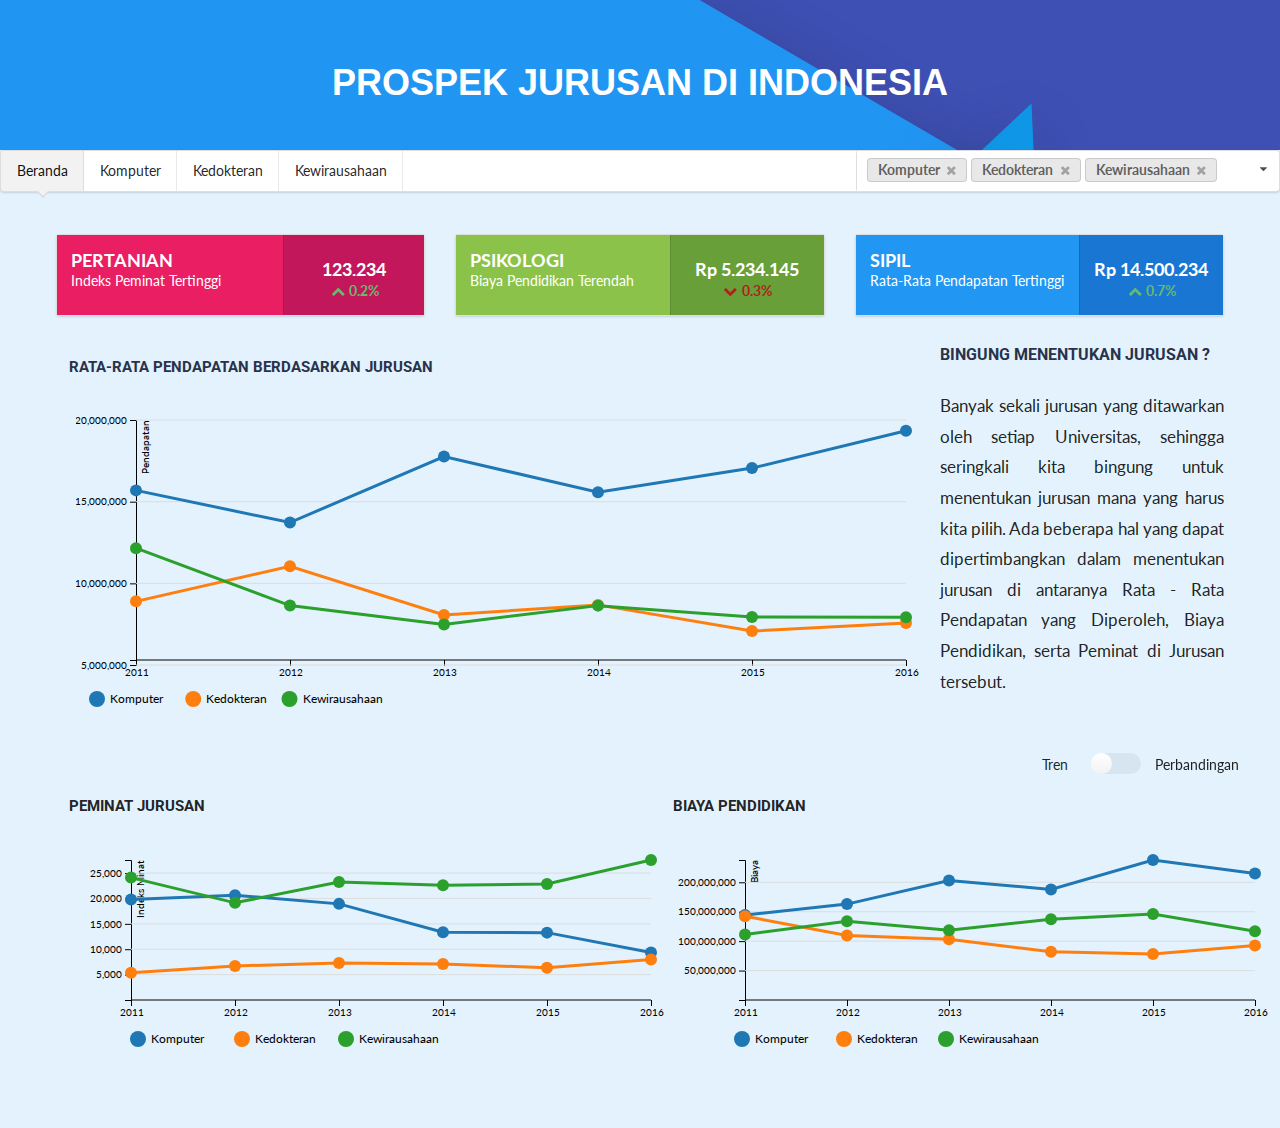
<file: index.html>
<!DOCTYPE HTML>
<html>
<head>
	<title>Major Prospect</title>

	<link rel="stylesheet" href="bootstrap.min.css">
  <link rel="stylesheet" href="semantic-ui/semantic.css">
  <link rel="stylesheet" href="semantic-ui/components/dropdown.min.css">
  <link rel="stylesheet" href="semantic-ui/components/sidebar.min.css">
  <link rel="stylesheet" href="semantic-ui/components/popup.min.css">
  <link rel="stylesheet" href="main.css">
  <link href="https://fonts.googleapis.com/css?family=Roboto" rel="stylesheet">

  <script type="text/javascript" src="jquery.min.js"></script>
  <script type="text/javascript" src="d3.min.js"></script>
  <script type="text/javascript" src="underscore-min.js"></script>
  <script type="text/javascript" src="semantic-ui/semantic.js"></script>
  <script type="text/javascript" src="semantic-ui/components/dropdown.min.js"></script>
  <script type="text/javascript" src="semantic-ui/components/sidebar.min.js"></script>
  <script type="text/javascript" src="semantic-ui/components/popup.min.js"></script>
  <script type="text/javascript" src="js-cookie.js"></script>
</head>
<body style="background:#e3f2fd">
  <div class="container-fluid" style="margin:0; padding:0">
    <div class="header-page" style="background-image:url('img/bg-blue.jpg'); height:150px;">
      <h1 style="text-align:center; padding:60px; color:#fff; font-family:'Robot', sans-serif; font-size:36px">
        PROSPEK JURUSAN DI INDONESIA
      </h1>
    </div>
    <div class="ui pointing menu menu-main" style="margin:0">
      <a class="item active" href="index.html">Beranda</a>
      <div class="right menu">
        <div class="item" style="padding: .1em 0; min-width: 20em">
          <div class="ui transparent fluid multiple search normal selection dropdown dropdown-filter-majors input" style="border-width: 0 0 0 1px; min-height: 0; padding-left: 10px; padding-right: 4em; border-radius: 0;">
            <input type="hidden" name="majors">
            <i class="dropdown icon"></i>
            <div class="default text">Pilih Jurusan</div>
            <div class="menu">
              <div class="item" data-value="komputer">Komputer</div>
              <div class="item" data-value="kewirausahaan">Kewirausahaan</div>
              <div class="item" data-value="kedokteran">Kedokteran</div>
              <div class="item" data-value="psikologi">Psikologi</div>
              <div class="item" data-value="ekonomi">Ekonomi</div>
              <div class="item" data-value="seni">Seni</div>
              <div class="item" data-value="fisika">Fisika</div>
              <div class="item" data-value="astronomi">Astronomi</div>
              <div class="item" data-value="elektrik">Elektrik</div>
              <div class="item" data-value="matematika">Matematika</div>
              <div class="item" data-value="geografi">Geografi</div>
              <div class="item" data-value="farmasi">Farmasi</div>
              <div class="item" data-value="biologi">Biologi</div>
              <div class="item" data-value="arsitek">Arsitek</div>
              <div class="item" data-value="sipil">Sipil</div>
              <div class="item" data-value="mesin">Mesin</div>
              <div class="item" data-value="pertambangan">Pertambangan</div>
              <div class="item" data-value="metalurgi">Metalurgi</div>
              <div class="item" data-value="penerbangan">Penerbangan</div>
              <div class="item" data-value="geologi">Geologi</div>
              <div class="item" data-value="pertanian">Pertanian</div>
            </div>
          </div>
        </div>
      </div>
    </div>
    <div class="ui basic segment" style="padding: 1em 4em 0;">
      <div class="row" style="margin-bottom: 15px">
        <div class="col-md-4" style="color:#fff">
          <div class="ui horizontal segments">
            <div class="ui segment" style="background:#e91e63">
              <h3 style="margin:0">PERTANIAN</h3>
              <h5 style="margin:0; font-weight:normal">Indeks Peminat Tertinggi</h5>
            </div>
            <div class="ui segment" style="background:#c2185b">
              <center><h3 style="margin-top:0.5em">123.234</h3></center>
              <center><span style="color:#66bb6a; font-weight:bold"><i class="chevron up icon"></i>0.2%</span></center>
            </div>
          </div>
        </div>

        <div class="col-md-4" style="color:#fff">
          <div class="ui horizontal segments">
            <div class="ui segment" style="background:#8bc34a">
              <h3 style="margin:0">PSIKOLOGI</h3>
              <h5 style="margin:0; font-weight:normal">Biaya Pendidikan Terendah</h5>
            </div>
            <div class="ui segment" style="background:#689f38">
              <center><h3 style="margin-top:0.5em">Rp 5.234.145</h3></center>
              <center><span style="color:#b71c1c; font-weight:bold"><i class="chevron down icon"></i>0.3%</span></center>
            </div>
          </div>
        </div>

        <div class="col-md-4" style="color:#fff">
          <div class="ui horizontal segments">
            <div class="ui segment" style="background:#2196f3">
              <h3 style="margin:0">SIPIL</h3>
              <h5 style="margin:0; font-weight:normal">Rata-Rata Pendapatan Tertinggi</h5>
            </div>
            <div class="ui segment" style="background:#1976d2">
              <center><h3 style="margin-top:0.5em">Rp 14.500.234</h3></center>
              <center><span style="color:#66bb6a; font-weight:bold"><i class="chevron up icon"></i>0.7%</span></center>
            </div>
          </div>
        </div>
      </div>

      <div class="row" style="margin-bottom:35px">
        <div class="col-md-9">
          <div class="header">
            <h4 style="padding:13px; font-family:'Roboto',sans-serif; color:#28324a">RATA-RATA PENDAPATAN BERDASARKAN JURUSAN</h4>
          </div>
          <svg id="salary-chart" width="850" height="300" style="margin-left: 20px"></svg>
          <svg id="color-legend-salary" width="850" height="18"></svg>
        </div>
        <div class="col-md-3" style="padding-left:0">
          <h4 style="font-family:'Roboto', sans-serif; color:#28324a; font-size: 16px">BINGUNG MENENTUKAN JURUSAN ?</h4>            
          <h4 style="font-size:17px; font-weight:normal; line-height:1.8; text-align: justify;">Banyak sekali jurusan yang ditawarkan oleh setiap Universitas, sehingga seringkali kita bingung untuk menentukan jurusan mana yang harus kita pilih. Ada beberapa hal yang dapat dipertimbangkan dalam menentukan jurusan di antaranya Rata - Rata Pendapatan yang Diperoleh, Biaya Pendidikan, serta Peminat di Jurusan tersebut.</h4>
        </div>
      </div>

      <div class="row">
        <div class="pull-right" style="margin-left: 20px">
          <div class="ui floating labeled icon dropdown button dropdown-filter-year">
            <i class="filter icon"></i>
            <span class="text">Filter</span>
            <div class="menu">
              <div class="header">
                <i class="tags icon"></i>
                Filter by year
              </div>
              <div class="divider"></div>
              <div class="item">2011</div>
              <div class="item">2012</div>
              <div class="item">2013</div>
              <div class="item">2014</div>
              <div class="item">2015</div>
              <div class="item">2016</div>
            </div>
          </div>
        </div>
        <div class="pull-right">
          <span style="margin-left: 15px">Tren</span> &nbsp;&nbsp;&nbsp;&nbsp;
          <div class="ui toggle checkbox">
            <input id="trend-checkbox" type="checkbox" name="public">
            <label>Perbandingan</label>
          </div>
        </div>
      </div>

      <div id="trend-div" class="row" style="margin-bottom:80px">
        <div class="col-md-6">
          <div class="header">
            <h4 style="padding:13px; font-family:'Roboto', sans-serif;">PEMINAT JURUSAN</h4>
          </div>
          <svg id="passion-chart" width="600" height="200" style="margin-left: 15px"></svg>
          <svg id="color-legend-passion" width="600" height="18" style="margin-left:50px"></svg>
        </div>

        <div class="col-md-6" style="padding-left:20px">          
          <div class="header">
            <h4 style="padding:13px; font-family:'Roboto', sans-serif;">BIAYA PENDIDIKAN</h4>
          </div>
          <svg id="cost-chart" width="600" height="200" style="margin-left: 15px"></svg>
          <svg id="color-legend-cost" width="600" height="18" style="margin-left:50px"></svg>
        </div>
      </div>

      <div id="comparison-div" class="row" style="margin-bottom:80px">
        <div class="col-md-6">
          <div class="header">
            <h4 style="padding:13px; font-family:'Roboto', sans-serif;">PEMINAT JURUSAN</h4>
          </div>
          <svg id="passion-bar-chart" width="600" height="200" style="margin-left: 15px"></svg>
          <!--<svg id="color-legend-passion" width="600" height="18" style="margin-left:50px"></svg>-->
        </div>

        <div class="col-md-6" style="padding-left:20px">
          <div class="header">
            <h4 style="padding:13px; font-family:'Roboto', sans-serif;">BIAYA PENDIDIKAN</h4>
          </div>
          <svg id="cost-bar-chart" width="600" height="200" style="margin-left: 15px"></svg>
          <!--<svg id="color-legend-cost" width="600" height="18" style="margin-left:50px"></svg>-->
        </div>
      </div>
    </div>
  </div>
  <script type="text/javascript" src="salary-graph.js"></script>
  <script type="text/javascript" src="ui.js"></script>
</body>
</html>
</file>
<file: main.css>
body {
	background-color: #f8f8f8;
}

body .container {
  padding: 20px;
}

.card {
  background-color: #ffffff;
  box-shadow: 0 2px 3px 2px rgba(0,0,0,.03);
  padding: 20px;
  margin-bottom: 25px;
}

.card .title {
  font-weight: 700;
  text-align: center;
}

.axis--x path {
  display: none;
}

.line {
  fill: none;
  stroke: steelblue;
  stroke-width: 3px;
}

svg {
  margin: 0 auto;
  display: block;
}

text {
  font-family: 'Lato', 'Helvetica Neue', Arial, Helvetica, sans-serif;
}

#color-legend {
  margin-top: 20px;
}

.dropdown-filter-majors,
.dropdown-filter-majors .menu,
.dropdown-filter-majors:hover {
  border-color: rgba(34,36,38,.15) !important;
}
.dropdown-filter-majors .search {
  margin-right: 20px;
}
</file>
<file: semantic-ui/components/dropdown.min.css>
/*!
 * # Semantic UI 2.2.10 - Dropdown
 * http://github.com/semantic-org/semantic-ui/
 *
 *
 * Released under the MIT license
 * http://opensource.org/licenses/MIT
 *
 */.ui.dropdown{cursor:pointer;position:relative;display:inline-block;outline:0;text-align:left;-webkit-transition:box-shadow .1s ease,width .1s ease;transition:box-shadow .1s ease,width .1s ease;-webkit-tap-highlight-color:transparent}.ui.dropdown .menu{cursor:auto;position:absolute;display:none;outline:0;top:100%;min-width:-webkit-max-content;min-width:-moz-max-content;min-width:max-content;margin:0;padding:0;background:#FFF;font-size:1em;text-shadow:none;text-align:left;box-shadow:0 2px 3px 0 rgba(34,36,38,.15);border:1px solid rgba(34,36,38,.15);border-radius:.28571429rem;-webkit-transition:opacity .1s ease;transition:opacity .1s ease;z-index:11;will-change:transform,opacity}.ui.dropdown .menu>*{white-space:nowrap}.ui.dropdown>input:not(.search):first-child,.ui.dropdown>select{display:none!important}.ui.dropdown>.dropdown.icon{position:relative;font-size:.85714286em;margin:0 0 0 1em}.ui.dropdown .menu>.item .dropdown.icon{width:auto;float:right;margin:0 0 0 1em}.ui.dropdown .menu>.item .dropdown.icon+.text{margin-right:1em}.ui.dropdown>.text{display:inline-block;-webkit-transition:none;transition:none}.ui.dropdown .menu>.item{position:relative;cursor:pointer;display:block;border:none;height:auto;text-align:left;border-top:none;line-height:1em;color:rgba(0,0,0,.87);padding:.78571429rem 1.14285714rem!important;font-size:1rem;text-transform:none;font-weight:400;box-shadow:none;-webkit-touch-callout:none}.ui.dropdown .menu>.item:first-child{border-top-width:0}.ui.dropdown .menu .item>[class*="right floated"],.ui.dropdown>.text>[class*="right floated"]{float:right!important;margin-right:0!important;margin-left:1em!important}.ui.dropdown .menu .item>[class*="left floated"],.ui.dropdown>.text>[class*="left floated"]{float:left!important;margin-left:0!important;margin-right:1em!important}.ui.dropdown .menu .item>.flag.floated,.ui.dropdown .menu .item>.icon.floated,.ui.dropdown .menu .item>.image.floated,.ui.dropdown .menu .item>img.floated{margin-top:0}.ui.dropdown .menu>.header{margin:1rem 0 .75rem;padding:0 1.14285714rem;color:rgba(0,0,0,.85);font-size:.78571429em;font-weight:700;text-transform:uppercase}.ui.dropdown .menu>.divider{border-top:1px solid rgba(34,36,38,.1);height:0;margin:.5em 0}.ui.dropdown .menu>.input{width:auto;display:-webkit-box;display:-webkit-flex;display:-ms-flexbox;display:flex;margin:1.14285714rem .78571429rem;min-width:10rem}.ui.dropdown .menu>.header+.input{margin-top:0}.ui.dropdown .menu>.input:not(.transparent) input{padding:.5em 1em}.ui.dropdown .menu>.input:not(.transparent) .button,.ui.dropdown .menu>.input:not(.transparent) .icon,.ui.dropdown .menu>.input:not(.transparent) .label{padding-top:.5em;padding-bottom:.5em}.ui.dropdown .menu>.item>.description,.ui.dropdown>.text>.description{float:right;margin:0 0 0 1em;color:rgba(0,0,0,.4)}.ui.dropdown .menu>.message{padding:.78571429rem 1.14285714rem;font-weight:400}.ui.dropdown .menu>.message:not(.ui){color:rgba(0,0,0,.4)}.ui.dropdown .menu .menu{top:0!important;left:100%!important;right:auto!important;margin:0 0 0 -.5em!important;border-radius:.28571429rem!important;z-index:21!important}.ui.dropdown .menu .menu:after{display:none}.ui.dropdown .menu>.item>.flag,.ui.dropdown .menu>.item>.icon,.ui.dropdown .menu>.item>.image,.ui.dropdown .menu>.item>.label,.ui.dropdown .menu>.item>img,.ui.dropdown>.text>.flag,.ui.dropdown>.text>.icon,.ui.dropdown>.text>.image,.ui.dropdown>.text>.label,.ui.dropdown>.text>img{margin-top:0;margin-left:0;float:none;margin-right:.78571429rem}.ui.dropdown .menu>.item>.image,.ui.dropdown .menu>.item>img,.ui.dropdown>.text>.image,.ui.dropdown>.text>img{display:inline-block;vertical-align:middle;width:auto;max-height:2em}.ui.dropdown .ui.menu>.item:before,.ui.menu .ui.dropdown .menu>.item:before{display:none}.ui.menu .ui.dropdown .menu .active.item{border-left:none}.ui.buttons>.ui.dropdown:last-child .menu,.ui.menu .right.dropdown.item .menu,.ui.menu .right.menu .dropdown:last-child .menu{left:auto;right:0}.ui.label.dropdown .menu{min-width:100%}.ui.dropdown.icon.button>.dropdown.icon{margin:0}.ui.button.dropdown .menu{min-width:100%}.ui.selection.dropdown{cursor:pointer;word-wrap:break-word;line-height:1em;white-space:normal;outline:0;-webkit-transform:rotateZ(0);transform:rotateZ(0);min-width:14em;min-height:2.71428571em;background:#FFF;display:inline-block;padding:.78571429em 2.1em .78571429em 1em;color:rgba(0,0,0,.87);box-shadow:none;border:1px solid rgba(34,36,38,.15);border-radius:.28571429rem;-webkit-transition:box-shadow .1s ease,width .1s ease;transition:box-shadow .1s ease,width .1s ease}.ui.selection.dropdown.active,.ui.selection.dropdown.visible{z-index:10}select.ui.dropdown{height:38px;padding:.5em;border:1px solid rgba(34,36,38,.15);visibility:visible}.ui.selection.dropdown>.delete.icon,.ui.selection.dropdown>.dropdown.icon,.ui.selection.dropdown>.search.icon{cursor:pointer;position:absolute;width:auto;height:auto;line-height:1.21428571em;top:.78571429em;right:1em;z-index:3;margin:-.78571429em;padding:.78571429em;opacity:.8;-webkit-transition:opacity .1s ease;transition:opacity .1s ease}.ui.compact.selection.dropdown{min-width:0}.ui.selection.dropdown .menu{overflow-x:hidden;overflow-y:auto;-webkit-backface-visibility:hidden;backface-visibility:hidden;-webkit-overflow-scrolling:touch;border-top-width:0!important;outline:0;margin:0 -1px;min-width:calc(100% + 2px);width:calc(100% + 2px);border-radius:0 0 .28571429rem .28571429rem;box-shadow:0 2px 3px 0 rgba(34,36,38,.15);-webkit-transition:opacity .1s ease;transition:opacity .1s ease}.ui.selection.dropdown .menu:after,.ui.selection.dropdown .menu:before{display:none}.ui.selection.dropdown .menu>.message{padding:.78571429rem 1.14285714rem}@media only screen and (max-width:767px){.ui.selection.dropdown .menu{max-height:8.01428571rem}}@media only screen and (min-width:768px){.ui.selection.dropdown .menu{max-height:10.68571429rem}}@media only screen and (min-width:992px){.ui.selection.dropdown .menu{max-height:16.02857143rem}}@media only screen and (min-width:1920px){.ui.selection.dropdown .menu{max-height:21.37142857rem}}.ui.selection.dropdown .menu>.item{border-top:1px solid #FAFAFA;padding:.78571429rem 1.14285714rem!important;white-space:normal;word-wrap:normal}.ui.selection.dropdown .menu>.hidden.addition.item{display:none}.ui.selection.dropdown:hover{border-color:rgba(34,36,38,.35);box-shadow:none}.ui.selection.active.dropdown,.ui.selection.active.dropdown .menu{border-color:#96C8DA;box-shadow:0 2px 3px 0 rgba(34,36,38,.15)}.ui.selection.dropdown:focus{border-color:#96C8DA;box-shadow:none}.ui.selection.dropdown:focus .menu{border-color:#96C8DA;box-shadow:0 2px 3px 0 rgba(34,36,38,.15)}.ui.selection.visible.dropdown>.text:not(.default){font-weight:400;color:rgba(0,0,0,.8)}.ui.selection.active.dropdown:hover,.ui.selection.active.dropdown:hover .menu{border-color:#96C8DA;box-shadow:0 2px 3px 0 rgba(34,36,38,.15)}.ui.active.selection.dropdown>.dropdown.icon,.ui.visible.selection.dropdown>.dropdown.icon{opacity:1;z-index:3}.ui.active.selection.dropdown{border-bottom-left-radius:0!important;border-bottom-right-radius:0!important}.ui.active.empty.selection.dropdown{border-radius:.28571429rem!important;box-shadow:none!important}.ui.active.empty.selection.dropdown .menu{border:none!important;box-shadow:none!important}.ui.search.dropdown{min-width:''}.ui.search.dropdown>input.search{background:none!important;border:none!important;box-shadow:none!important;cursor:text;top:0;left:1px;width:100%;outline:0;-webkit-tap-highlight-color:rgba(255,255,255,0);padding:inherit;position:absolute;z-index:2}.ui.search.dropdown>.text{cursor:text;position:relative;left:1px;z-index:3}.ui.search.selection.dropdown>input.search{line-height:1.21428571em;padding:.67857143em 2.1em .67857143em 1em}.ui.search.selection.dropdown>span.sizer{line-height:1.21428571em;padding:.67857143em 2.1em .67857143em 1em;display:none;white-space:pre}.ui.search.dropdown.active>input.search,.ui.search.dropdown.visible>input.search{cursor:auto}.ui.search.dropdown.active>.text,.ui.search.dropdown.visible>.text{pointer-events:none}.ui.active.search.dropdown input.search:focus+.text .flag,.ui.active.search.dropdown input.search:focus+.text .icon{opacity:.45}.ui.active.search.dropdown input.search:focus+.text{color:rgba(115,115,115,.87)!important}.ui.search.dropdown .menu{overflow-x:hidden;overflow-y:auto;-webkit-backface-visibility:hidden;backface-visibility:hidden;-webkit-overflow-scrolling:touch}@media only screen and (max-width:767px){.ui.search.dropdown .menu{max-height:8.01428571rem}}@media only screen and (min-width:768px){.ui.search.dropdown .menu{max-height:10.68571429rem}}@media only screen and (min-width:992px){.ui.search.dropdown .menu{max-height:16.02857143rem}}@media only screen and (min-width:1920px){.ui.search.dropdown .menu{max-height:21.37142857rem}}.ui.multiple.dropdown{padding:.22619048em 2.1em .22619048em .35714286em}.ui.multiple.dropdown .menu{cursor:auto}.ui.multiple.search.dropdown,.ui.multiple.search.dropdown>input.search{cursor:text}.ui.multiple.dropdown>.label{-webkit-user-select:none;-moz-user-select:none;-ms-user-select:none;user-select:none;display:inline-block;vertical-align:top;white-space:normal;font-size:1em;padding:.35714286em .78571429em;margin:.14285714rem .28571429rem .14285714rem 0;box-shadow:0 0 0 1px rgba(34,36,38,.15) inset}.ui.multiple.dropdown .dropdown.icon{margin:'';padding:''}.ui.multiple.dropdown>.text{position:static;padding:0;max-width:100%;margin:.45238095em 0 .45238095em .64285714em;line-height:1.21428571em}.ui.multiple.dropdown>.label~input.search{margin-left:.14285714em!important}.ui.multiple.dropdown>.label~.text{display:none}.ui.multiple.search.dropdown>.text{display:inline-block;position:absolute;top:0;left:0;padding:inherit;margin:.45238095em 0 .45238095em .64285714em;line-height:1.21428571em}.ui.multiple.search.dropdown>.label~.text{display:none}.ui.multiple.search.dropdown>input.search{position:static;padding:0;max-width:100%;margin:.45238095em 0 .45238095em .64285714em;width:2.2em;line-height:1.21428571em}.ui.inline.dropdown{cursor:pointer;display:inline-block;color:inherit}.ui.inline.dropdown .dropdown.icon{margin:0 .5em 0 .21428571em;vertical-align:baseline}.ui.inline.dropdown>.text{font-weight:700}.ui.inline.dropdown .menu{cursor:auto;margin-top:.21428571em;border-radius:.28571429rem}.ui.dropdown .menu .active.item{background:0 0;font-weight:700;color:rgba(0,0,0,.95);box-shadow:none;z-index:12}.ui.dropdown .menu>.item:hover{background:rgba(0,0,0,.05);color:rgba(0,0,0,.95);z-index:13}.ui.loading.dropdown>i.icon{height:1em!important;padding:1.14285714em 1.07142857em!important}.ui.loading.dropdown>i.icon:before{position:absolute;content:'';top:50%;left:50%;margin:-.64285714em 0 0 -.64285714em;width:1.28571429em;height:1.28571429em;border-radius:500rem;border:.2em solid rgba(0,0,0,.1)}.ui.loading.dropdown>i.icon:after{position:absolute;content:'';top:50%;left:50%;box-shadow:0 0 0 1px transparent;margin:-.64285714em 0 0 -.64285714em;width:1.28571429em;height:1.28571429em;-webkit-animation:dropdown-spin .6s linear;animation:dropdown-spin .6s linear;-webkit-animation-iteration-count:infinite;animation-iteration-count:infinite;border-radius:500rem;border-color:#767676 transparent transparent;border-style:solid;border-width:.2em}.ui.loading.dropdown.button>i.icon:after,.ui.loading.dropdown.button>i.icon:before{display:none}@-webkit-keyframes dropdown-spin{from{-webkit-transform:rotate(0);transform:rotate(0)}to{-webkit-transform:rotate(360deg);transform:rotate(360deg)}}@keyframes dropdown-spin{from{-webkit-transform:rotate(0);transform:rotate(0)}to{-webkit-transform:rotate(360deg);transform:rotate(360deg)}}.ui.default.dropdown:not(.button)>.text,.ui.dropdown:not(.button)>.default.text{color:rgba(191,191,191,.87)}.ui.default.dropdown:not(.button)>input:focus+.text,.ui.dropdown:not(.button)>input:focus+.default.text{color:rgba(115,115,115,.87)}.ui.loading.dropdown>.text{-webkit-transition:none;transition:none}.ui.dropdown .loading.menu{display:block;visibility:hidden;z-index:-1}.ui.dropdown .menu .selected.item,.ui.dropdown.selected{background:rgba(0,0,0,.03);color:rgba(0,0,0,.95)}.ui.dropdown>.filtered.text{visibility:hidden}.ui.dropdown .filtered.item{display:none!important}.ui.dropdown.error,.ui.dropdown.error>.default.text,.ui.dropdown.error>.text{color:#9F3A38}.ui.selection.dropdown.error{background:#FFF6F6;border-color:#E0B4B4}.ui.dropdown.error>.menu,.ui.dropdown.error>.menu .menu,.ui.selection.dropdown.error:hover{border-color:#E0B4B4}.ui.dropdown.error>.menu>.item{color:#9F3A38}.ui.multiple.selection.error.dropdown>.label{border-color:#E0B4B4}.ui.dropdown.error>.menu>.item:hover{background-color:#FFF2F2}.ui.dropdown.error>.menu .active.item{background-color:#FDCFCF}.ui.disabled.dropdown,.ui.dropdown .menu>.disabled.item{cursor:default;pointer-events:none;opacity:.45}.ui.dropdown .menu{left:0}.ui.dropdown .menu .right.menu,.ui.dropdown .right.menu>.menu{left:100%!important;right:auto!important;border-radius:.28571429rem!important}.ui.dropdown .menu .left.menu,.ui.dropdown>.left.menu .menu{left:auto!important;right:100%!important;border-radius:.28571429rem!important}.ui.dropdown .item .left.dropdown.icon,.ui.dropdown .left.menu .item .dropdown.icon{width:auto;float:left;margin:0 .78571429rem 0 0}.ui.dropdown .item .left.dropdown.icon+.text,.ui.dropdown .left.menu .item .dropdown.icon+.text{margin-left:1em}.ui.upward.dropdown>.menu{top:auto;bottom:100%;box-shadow:0 0 3px 0 rgba(0,0,0,.08);border-radius:.28571429rem .28571429rem 0 0}.ui.dropdown .upward.menu{top:auto!important;bottom:0!important}.ui.simple.upward.active.dropdown,.ui.simple.upward.dropdown:hover{border-radius:.28571429rem .28571429rem 0 0!important}.ui.upward.dropdown.button:not(.pointing):not(.floating).active{border-radius:.28571429rem .28571429rem 0 0}.ui.upward.selection.dropdown .menu{border-top-width:1px!important;border-bottom-width:0!important;box-shadow:0 -2px 3px 0 rgba(0,0,0,.08)}.ui.upward.selection.dropdown:hover{box-shadow:0 0 2px 0 rgba(0,0,0,.05)}.ui.active.upward.selection.dropdown{border-radius:0 0 .28571429rem .28571429rem!important}.ui.upward.selection.dropdown.visible{box-shadow:0 0 3px 0 rgba(0,0,0,.08);border-radius:0 0 .28571429rem .28571429rem!important}.ui.upward.active.selection.dropdown:hover{box-shadow:0 0 3px 0 rgba(0,0,0,.05)}.ui.upward.active.selection.dropdown:hover .menu{box-shadow:0 -2px 3px 0 rgba(0,0,0,.08)}.ui.dropdown .scrolling.menu,.ui.scrolling.dropdown .menu{overflow-x:hidden;overflow-y:auto}.ui.scrolling.dropdown .menu{overflow-x:hidden;overflow-y:auto;-webkit-backface-visibility:hidden;backface-visibility:hidden;-webkit-overflow-scrolling:touch;min-width:100%!important;width:auto!important}.ui.dropdown .scrolling.menu{position:static;overflow-y:auto;border:none;box-shadow:none!important;border-radius:0!important;margin:0!important;min-width:100%!important;width:auto!important;border-top:1px solid rgba(34,36,38,.15)}.ui.dropdown .scrolling.menu .item:first-child,.ui.dropdown .scrolling.menu>.item.item.item,.ui.scrolling.dropdown .menu .item.item.item,.ui.scrolling.dropdown .menu .item:first-child{border-top:none}.ui.dropdown>.animating.menu .scrolling.menu,.ui.dropdown>.visible.menu .scrolling.menu{display:block}@media all and (-ms-high-contrast:none){.ui.dropdown .scrolling.menu,.ui.scrolling.dropdown .menu{min-width:calc(100% - 17px)}}@media only screen and (max-width:767px){.ui.dropdown .scrolling.menu,.ui.scrolling.dropdown .menu{max-height:10.28571429rem}}@media only screen and (min-width:768px){.ui.dropdown .scrolling.menu,.ui.scrolling.dropdown .menu{max-height:15.42857143rem}}@media only screen and (min-width:992px){.ui.dropdown .scrolling.menu,.ui.scrolling.dropdown .menu{max-height:20.57142857rem}}@media only screen and (min-width:1920px){.ui.dropdown .scrolling.menu,.ui.scrolling.dropdown .menu{max-height:20.57142857rem}}.ui.simple.dropdown .menu:after,.ui.simple.dropdown .menu:before{display:none}.ui.simple.dropdown .menu{position:absolute;display:block;overflow:hidden;top:-9999px!important;opacity:0;width:0;height:0;-webkit-transition:opacity .1s ease;transition:opacity .1s ease}.ui.simple.active.dropdown,.ui.simple.dropdown:hover{border-bottom-left-radius:0!important;border-bottom-right-radius:0!important}.ui.simple.active.dropdown>.menu,.ui.simple.dropdown:hover>.menu{overflow:visible;width:auto;height:auto;top:100%!important;opacity:1}.ui.simple.dropdown:hover>.menu>.item:hover>.menu,.ui.simple.dropdown>.menu>.item:active>.menu{overflow:visible;width:auto;height:auto;top:0!important;left:100%!important;opacity:1}.ui.simple.disabled.dropdown:hover .menu{display:none;height:0;width:0;overflow:hidden}.ui.simple.visible.dropdown>.menu{display:block}.ui.fluid.dropdown{display:block;width:100%;min-width:0}.ui.fluid.dropdown>.dropdown.icon{float:right}.ui.floating.dropdown .menu{left:0;right:auto;box-shadow:0 2px 4px 0 rgba(34,36,38,.12),0 2px 10px 0 rgba(34,36,38,.15)!important;border-radius:.28571429rem!important}.ui.floating.dropdown>.menu{margin-top:.5em!important;border-radius:.28571429rem!important}.ui.pointing.dropdown>.menu{top:100%;margin-top:.78571429rem;border-radius:.28571429rem}.ui.pointing.dropdown>.menu:after{display:block;position:absolute;pointer-events:none;content:'';visibility:visible;-webkit-transform:rotate(45deg);transform:rotate(45deg);width:.5em;height:.5em;box-shadow:-1px -1px 0 1px rgba(34,36,38,.15);background:#FFF;z-index:2;top:-.25em;left:50%;margin:0 0 0 -.25em}.ui.top.left.pointing.dropdown>.menu{top:100%;bottom:auto;left:0;right:auto;margin:1em 0 0}.ui.top.left.pointing.dropdown>.menu:after{top:-.25em;left:1em;right:auto;margin:0;-webkit-transform:rotate(45deg);transform:rotate(45deg)}.ui.top.right.pointing.dropdown>.menu{top:100%;bottom:auto;right:0;left:auto;margin:1em 0 0}.ui.top.right.pointing.dropdown>.menu:after{top:-.25em;left:auto;right:1em;margin:0;-webkit-transform:rotate(45deg);transform:rotate(45deg)}.ui.left.pointing.dropdown>.menu{top:0;left:100%;right:auto;margin:0 0 0 1em}.ui.left.pointing.dropdown>.menu:after{top:1em;left:-.25em;margin:0;-webkit-transform:rotate(-45deg);transform:rotate(-45deg)}.ui.right.pointing.dropdown>.menu{top:0;left:auto;right:100%;margin:0 1em 0 0}.ui.right.pointing.dropdown>.menu:after{top:1em;left:auto;right:-.25em;margin:0;-webkit-transform:rotate(135deg);transform:rotate(135deg)}.ui.bottom.pointing.dropdown>.menu{top:auto;bottom:100%;left:0;right:auto;margin:0 0 1em}.ui.bottom.pointing.dropdown>.menu:after{top:auto;bottom:-.25em;right:auto;margin:0;-webkit-transform:rotate(-135deg);transform:rotate(-135deg)}.ui.bottom.pointing.dropdown>.menu .menu{top:auto!important;bottom:0!important}.ui.bottom.left.pointing.dropdown>.menu{left:0;right:auto}.ui.bottom.left.pointing.dropdown>.menu:after{left:1em;right:auto}.ui.bottom.right.pointing.dropdown>.menu{right:0;left:auto}.ui.bottom.right.pointing.dropdown>.menu:after{left:auto;right:1em}.ui.upward.pointing.dropdown>.menu,.ui.upward.top.pointing.dropdown>.menu{top:auto;bottom:100%;margin:0 0 .78571429rem;border-radius:.28571429rem}.ui.upward.pointing.dropdown>.menu:after,.ui.upward.top.pointing.dropdown>.menu:after{top:100%;bottom:auto;box-shadow:1px 1px 0 1px rgba(34,36,38,.15);margin:-.25em 0 0}.ui.upward.right.pointing.dropdown:not(.top):not(.bottom)>.menu{top:auto;bottom:0;margin:0 1em 0 0}.ui.upward.right.pointing.dropdown:not(.top):not(.bottom)>.menu:after{top:auto;bottom:0;margin:0 0 1em;box-shadow:-1px -1px 0 1px rgba(34,36,38,.15)}.ui.upward.left.pointing.dropdown:not(.top):not(.bottom)>.menu{top:auto;bottom:0;margin:0 0 0 1em}.ui.upward.left.pointing.dropdown:not(.top):not(.bottom)>.menu:after{top:auto;bottom:0;margin:0 0 1em;box-shadow:-1px -1px 0 1px rgba(34,36,38,.15)}@font-face{font-family:Dropdown;src:url([data-uri]) format('truetype'),url([data-uri]) format('woff');font-weight:400;font-style:normal}.ui.dropdown>.dropdown.icon{font-family:Dropdown;line-height:1;height:1em;-webkit-backface-visibility:hidden;backface-visibility:hidden;font-weight:400;font-style:normal;text-align:center;width:auto}.ui.dropdown>.dropdown.icon:before{content:'\f0d7'}.ui.dropdown .menu .item .dropdown.icon:before{content:'\f0da'}.ui.dropdown .item .left.dropdown.icon:before,.ui.dropdown .left.menu .item .dropdown.icon:before{content:"\f0d9"}.ui.vertical.menu .dropdown.item>.dropdown.icon:before{content:"\f0da"}
</file>
<file: semantic-ui/components/sidebar.min.css>
/*!
 * # Semantic UI 2.2.10 - Sidebar
 * http://github.com/semantic-org/semantic-ui/
 *
 *
 * Released under the MIT license
 * http://opensource.org/licenses/MIT
 *
 */.ui.sidebar{position:fixed;top:0;left:0;-webkit-backface-visibility:hidden;backface-visibility:hidden;-webkit-transition:none;transition:none;will-change:transform;-webkit-transform:translate3d(0,0,0);transform:translate3d(0,0,0);visibility:hidden;-webkit-overflow-scrolling:touch;height:100%!important;max-height:100%;border-radius:0!important;margin:0!important;overflow-y:auto!important;z-index:102}.ui.sidebar>*{-webkit-backface-visibility:hidden;backface-visibility:hidden}.ui.left.sidebar{right:auto;left:0;-webkit-transform:translate3d(-100%,0,0);transform:translate3d(-100%,0,0)}.ui.right.sidebar{right:0!important;left:auto!important;-webkit-transform:translate3d(100%,0,0);transform:translate3d(100%,0,0)}.ui.bottom.sidebar,.ui.top.sidebar{width:100%!important;height:auto!important}.ui.top.sidebar{top:0!important;bottom:auto!important;-webkit-transform:translate3d(0,-100%,0);transform:translate3d(0,-100%,0)}.ui.bottom.sidebar{top:auto!important;bottom:0!important;-webkit-transform:translate3d(0,100%,0);transform:translate3d(0,100%,0)}.pushable{height:100%;overflow-x:hidden;padding:0!important}body.pushable{background:#545454!important}.pushable:not(body){-webkit-transform:translate3d(0,0,0);transform:translate3d(0,0,0)}.pushable:not(body)>.fixed,.pushable:not(body)>.pusher:after,.pushable:not(body)>.ui.sidebar{position:absolute}.pushable>.fixed{position:fixed;-webkit-backface-visibility:hidden;backface-visibility:hidden;-webkit-transition:-webkit-transform .5s ease;transition:-webkit-transform .5s ease;transition:transform .5s ease;transition:transform .5s ease,-webkit-transform .5s ease;will-change:transform;z-index:101}body.pushable>.pusher{background:#FFF}.pushable>.pusher{position:relative;-webkit-backface-visibility:hidden;backface-visibility:hidden;overflow:hidden;min-height:100%;-webkit-transition:-webkit-transform .5s ease;transition:-webkit-transform .5s ease;transition:transform .5s ease;transition:transform .5s ease,-webkit-transform .5s ease;z-index:2;background:inherit}.pushable>.pusher:after{position:fixed;top:0;right:0;content:'';background-color:rgba(0,0,0,.4);overflow:hidden;opacity:0;-webkit-transition:opacity .5s;transition:opacity .5s;will-change:opacity;z-index:1000}.ui.sidebar.menu .item{border-radius:0!important}.pushable>.pusher.dimmed:after{width:100%!important;height:100%!important;opacity:1!important}.ui.animating.sidebar{visibility:visible}.ui.visible.sidebar{visibility:visible;-webkit-transform:translate3d(0,0,0);transform:translate3d(0,0,0)}.ui.bottom.visible.sidebar,.ui.left.visible.sidebar,.ui.right.visible.sidebar,.ui.top.visible.sidebar{box-shadow:0 0 20px rgba(34,36,38,.15)}.ui.visible.left.sidebar~.fixed,.ui.visible.left.sidebar~.pusher{-webkit-transform:translate3d(260px,0,0);transform:translate3d(260px,0,0)}.ui.visible.right.sidebar~.fixed,.ui.visible.right.sidebar~.pusher{-webkit-transform:translate3d(-260px,0,0);transform:translate3d(-260px,0,0)}.ui.visible.top.sidebar~.fixed,.ui.visible.top.sidebar~.pusher{-webkit-transform:translate3d(0,36px,0);transform:translate3d(0,36px,0)}.ui.visible.bottom.sidebar~.fixed,.ui.visible.bottom.sidebar~.pusher{-webkit-transform:translate3d(0,-36px,0);transform:translate3d(0,-36px,0)}.ui.visible.left.sidebar~.ui.visible.right.sidebar~.fixed,.ui.visible.left.sidebar~.ui.visible.right.sidebar~.pusher,.ui.visible.right.sidebar~.ui.visible.left.sidebar~.fixed,.ui.visible.right.sidebar~.ui.visible.left.sidebar~.pusher{-webkit-transform:translate3d(0,0,0);transform:translate3d(0,0,0)}html.ios{overflow-x:hidden;-webkit-overflow-scrolling:touch}.ui.thin.left.sidebar,.ui.thin.right.sidebar{width:150px}.ui[class*="very thin"].left.sidebar,.ui[class*="very thin"].right.sidebar{width:60px}.ui.left.sidebar,.ui.right.sidebar{width:260px}.ui.wide.left.sidebar,.ui.wide.right.sidebar{width:350px}.ui[class*="very wide"].left.sidebar,.ui[class*="very wide"].right.sidebar{width:475px}.ui.visible.thin.left.sidebar~.fixed,.ui.visible.thin.left.sidebar~.pusher{-webkit-transform:translate3d(150px,0,0);transform:translate3d(150px,0,0)}.ui.visible[class*="very thin"].left.sidebar~.fixed,.ui.visible[class*="very thin"].left.sidebar~.pusher{-webkit-transform:translate3d(60px,0,0);transform:translate3d(60px,0,0)}.ui.visible.wide.left.sidebar~.fixed,.ui.visible.wide.left.sidebar~.pusher{-webkit-transform:translate3d(350px,0,0);transform:translate3d(350px,0,0)}.ui.visible[class*="very wide"].left.sidebar~.fixed,.ui.visible[class*="very wide"].left.sidebar~.pusher{-webkit-transform:translate3d(475px,0,0);transform:translate3d(475px,0,0)}.ui.visible.thin.right.sidebar~.fixed,.ui.visible.thin.right.sidebar~.pusher{-webkit-transform:translate3d(-150px,0,0);transform:translate3d(-150px,0,0)}.ui.visible[class*="very thin"].right.sidebar~.fixed,.ui.visible[class*="very thin"].right.sidebar~.pusher{-webkit-transform:translate3d(-60px,0,0);transform:translate3d(-60px,0,0)}.ui.visible.wide.right.sidebar~.fixed,.ui.visible.wide.right.sidebar~.pusher{-webkit-transform:translate3d(-350px,0,0);transform:translate3d(-350px,0,0)}.ui.visible[class*="very wide"].right.sidebar~.fixed,.ui.visible[class*="very wide"].right.sidebar~.pusher{-webkit-transform:translate3d(-475px,0,0);transform:translate3d(-475px,0,0)}.ui.overlay.sidebar{z-index:102}.ui.left.overlay.sidebar{-webkit-transform:translate3d(-100%,0,0);transform:translate3d(-100%,0,0)}.ui.right.overlay.sidebar{-webkit-transform:translate3d(100%,0,0);transform:translate3d(100%,0,0)}.ui.top.overlay.sidebar{-webkit-transform:translate3d(0,-100%,0);transform:translate3d(0,-100%,0)}.ui.bottom.overlay.sidebar{-webkit-transform:translate3d(0,100%,0);transform:translate3d(0,100%,0)}.animating.ui.overlay.sidebar,.ui.visible.overlay.sidebar{-webkit-transition:-webkit-transform .5s ease;transition:-webkit-transform .5s ease;transition:transform .5s ease;transition:transform .5s ease,-webkit-transform .5s ease}.ui.visible.bottom.overlay.sidebar,.ui.visible.left.overlay.sidebar,.ui.visible.right.overlay.sidebar,.ui.visible.top.overlay.sidebar{-webkit-transform:translate3d(0,0,0);transform:translate3d(0,0,0)}.ui.visible.overlay.sidebar~.fixed,.ui.visible.overlay.sidebar~.pusher{-webkit-transform:none!important;transform:none!important}.ui.push.sidebar{-webkit-transition:-webkit-transform .5s ease;transition:-webkit-transform .5s ease;transition:transform .5s ease;transition:transform .5s ease,-webkit-transform .5s ease;z-index:102}.ui.left.push.sidebar{-webkit-transform:translate3d(-100%,0,0);transform:translate3d(-100%,0,0)}.ui.right.push.sidebar{-webkit-transform:translate3d(100%,0,0);transform:translate3d(100%,0,0)}.ui.top.push.sidebar{-webkit-transform:translate3d(0,-100%,0);transform:translate3d(0,-100%,0)}.ui.bottom.push.sidebar{-webkit-transform:translate3d(0,100%,0);transform:translate3d(0,100%,0)}.ui.visible.push.sidebar{-webkit-transform:translate3d(0,0,0);transform:translate3d(0,0,0)}.ui.uncover.sidebar{-webkit-transform:translate3d(0,0,0);transform:translate3d(0,0,0);z-index:1}.ui.visible.uncover.sidebar{-webkit-transform:translate3d(0,0,0);transform:translate3d(0,0,0);-webkit-transition:-webkit-transform .5s ease;transition:-webkit-transform .5s ease;transition:transform .5s ease;transition:transform .5s ease,-webkit-transform .5s ease}.ui.slide.along.sidebar{z-index:1}.ui.left.slide.along.sidebar{-webkit-transform:translate3d(-50%,0,0);transform:translate3d(-50%,0,0)}.ui.right.slide.along.sidebar{-webkit-transform:translate3d(50%,0,0);transform:translate3d(50%,0,0)}.ui.top.slide.along.sidebar{-webkit-transform:translate3d(0,-50%,0);transform:translate3d(0,-50%,0)}.ui.bottom.slide.along.sidebar{-webkit-transform:translate3d(0,50%,0);transform:translate3d(0,50%,0)}.ui.animating.slide.along.sidebar{-webkit-transition:-webkit-transform .5s ease;transition:-webkit-transform .5s ease;transition:transform .5s ease;transition:transform .5s ease,-webkit-transform .5s ease}.ui.visible.slide.along.sidebar{-webkit-transform:translate3d(0,0,0);transform:translate3d(0,0,0)}.ui.slide.out.sidebar{z-index:1}.ui.left.slide.out.sidebar{-webkit-transform:translate3d(50%,0,0);transform:translate3d(50%,0,0)}.ui.right.slide.out.sidebar{-webkit-transform:translate3d(-50%,0,0);transform:translate3d(-50%,0,0)}.ui.top.slide.out.sidebar{-webkit-transform:translate3d(0,50%,0);transform:translate3d(0,50%,0)}.ui.bottom.slide.out.sidebar{-webkit-transform:translate3d(0,-50%,0);transform:translate3d(0,-50%,0)}.ui.animating.slide.out.sidebar{-webkit-transition:-webkit-transform .5s ease;transition:-webkit-transform .5s ease;transition:transform .5s ease;transition:transform .5s ease,-webkit-transform .5s ease}.ui.visible.slide.out.sidebar{-webkit-transform:translate3d(0,0,0);transform:translate3d(0,0,0)}.ui.scale.down.sidebar{-webkit-transition:-webkit-transform .5s ease;transition:-webkit-transform .5s ease;transition:transform .5s ease;transition:transform .5s ease,-webkit-transform .5s ease;z-index:102}.ui.left.scale.down.sidebar{-webkit-transform:translate3d(-100%,0,0);transform:translate3d(-100%,0,0)}.ui.right.scale.down.sidebar{-webkit-transform:translate3d(100%,0,0);transform:translate3d(100%,0,0)}.ui.top.scale.down.sidebar{-webkit-transform:translate3d(0,-100%,0);transform:translate3d(0,-100%,0)}.ui.bottom.scale.down.sidebar{-webkit-transform:translate3d(0,100%,0);transform:translate3d(0,100%,0)}.ui.scale.down.left.sidebar~.pusher{-webkit-transform-origin:75% 50%;transform-origin:75% 50%}.ui.scale.down.right.sidebar~.pusher{-webkit-transform-origin:25% 50%;transform-origin:25% 50%}.ui.scale.down.top.sidebar~.pusher{-webkit-transform-origin:50% 75%;transform-origin:50% 75%}.ui.scale.down.bottom.sidebar~.pusher{-webkit-transform-origin:50% 25%;transform-origin:50% 25%}.ui.animating.scale.down>.visible.ui.sidebar{-webkit-transition:-webkit-transform .5s ease;transition:-webkit-transform .5s ease;transition:transform .5s ease;transition:transform .5s ease,-webkit-transform .5s ease}.ui.animating.scale.down.sidebar~.pusher,.ui.visible.scale.down.sidebar~.pusher{display:block!important;width:100%;height:100%;overflow:hidden!important}.ui.visible.scale.down.sidebar{-webkit-transform:translate3d(0,0,0);transform:translate3d(0,0,0)}.ui.visible.scale.down.sidebar~.pusher{-webkit-transform:scale(.75);transform:scale(.75)}
</file>
<file: semantic-ui/components/popup.min.css>
/*!
 * # Semantic UI 2.2.10 - Popup
 * http://github.com/semantic-org/semantic-ui/
 *
 *
 * Released under the MIT license
 * http://opensource.org/licenses/MIT
 *
 */.ui.popup{display:none;position:absolute;top:0;right:0;min-width:-webkit-min-content;min-width:-moz-min-content;min-width:min-content;z-index:1900;border:1px solid #D4D4D5;line-height:1.4285em;max-width:250px;background:#FFF;padding:.833em 1em;font-weight:400;font-style:normal;color:rgba(0,0,0,.87);border-radius:.28571429rem;box-shadow:0 2px 4px 0 rgba(34,36,38,.12),0 2px 10px 0 rgba(34,36,38,.15)}.ui.popup>.header{padding:0;font-family:Lato,'Helvetica Neue',Arial,Helvetica,sans-serif;font-size:1.14285714em;line-height:1.2;font-weight:700}.ui.popup>.header+.content{padding-top:.5em}.ui.popup:before{position:absolute;content:'';width:.71428571em;height:.71428571em;background:#FFF;-webkit-transform:rotate(45deg);transform:rotate(45deg);z-index:2;box-shadow:1px 1px 0 0 #bababc}[data-tooltip]{position:relative}[data-tooltip]:not([data-position]):before{top:auto;right:auto;bottom:100%;left:50%;background:#FFF;margin-left:-.07142857rem;margin-bottom:.14285714rem}[data-tooltip]:not([data-position]):after{left:50%;-webkit-transform:translateX(-50%);transform:translateX(-50%);bottom:100%;margin-bottom:.5em}[data-tooltip]:after,[data-tooltip]:before{pointer-events:none;visibility:hidden}[data-tooltip]:before{position:absolute;content:'';font-size:1rem;width:.71428571em;height:.71428571em;background:#FFF;z-index:2;box-shadow:1px 1px 0 0 #bababc;opacity:0;-webkit-transform:rotate(45deg) scale(0)!important;transform:rotate(45deg) scale(0)!important;-webkit-transform-origin:center top;transform-origin:center top;-webkit-transition:all .1s ease;transition:all .1s ease}[data-tooltip]:after{content:attr(data-tooltip);position:absolute;text-transform:none;text-align:left;white-space:nowrap;font-size:1rem;border:1px solid #D4D4D5;line-height:1.4285em;max-width:none;background:#FFF;padding:.833em 1em;font-weight:400;font-style:normal;color:rgba(0,0,0,.87);border-radius:.28571429rem;box-shadow:0 2px 4px 0 rgba(34,36,38,.12),0 2px 10px 0 rgba(34,36,38,.15);z-index:1;opacity:1;-webkit-transform-origin:center bottom;transform-origin:center bottom;-webkit-transition:all .1s ease;transition:all .1s ease}[data-tooltip]:hover:after,[data-tooltip]:hover:before{visibility:visible;pointer-events:auto}[data-tooltip]:hover:before{-webkit-transform:rotate(45deg) scale(1)!important;transform:rotate(45deg) scale(1)!important;opacity:1}[data-tooltip]:after,[data-tooltip][data-position="top center"]:after,[data-tooltip][data-position="bottom center"]:after{-webkit-transform:translateX(-50%) scale(0)!important;transform:translateX(-50%) scale(0)!important}[data-tooltip]:hover:after,[data-tooltip][data-position="bottom center"]:hover:after{-webkit-transform:translateX(-50%) scale(1)!important;transform:translateX(-50%) scale(1)!important}[data-tooltip][data-position="left center"]:after,[data-tooltip][data-position="right center"]:after{-webkit-transform:translateY(-50%) scale(0)!important;transform:translateY(-50%) scale(0)!important}[data-tooltip][data-position="left center"]:hover:after,[data-tooltip][data-position="right center"]:hover:after{-webkit-transform:translateY(-50%) scale(1)!important;transform:translateY(-50%) scale(1)!important}[data-tooltip][data-position="bottom right"]:after,[data-tooltip][data-position="top left"]:after,[data-tooltip][data-position="top right"]:after,[data-tooltip][data-position="bottom left"]:after{-webkit-transform:scale(0)!important;transform:scale(0)!important}[data-tooltip][data-position="bottom right"]:hover:after,[data-tooltip][data-position="top left"]:hover:after,[data-tooltip][data-position="top right"]:hover:after,[data-tooltip][data-position="bottom left"]:hover:after{-webkit-transform:scale(1)!important;transform:scale(1)!important}[data-tooltip][data-inverted]:before{box-shadow:none!important;background:#1B1C1D}[data-tooltip][data-inverted]:after{background:#1B1C1D;color:#FFF;border:none;box-shadow:none}[data-tooltip][data-inverted]:after .header{background-color:none;color:#FFF}[data-position="top center"][data-tooltip]:after{top:auto;right:auto;left:50%;bottom:100%;-webkit-transform:translateX(-50%);transform:translateX(-50%);margin-bottom:.5em}[data-position="top center"][data-tooltip]:before{top:auto;right:auto;bottom:100%;left:50%;background:#FFF;margin-left:-.07142857rem;margin-bottom:.14285714rem}[data-position="top left"][data-tooltip]:after{top:auto;right:auto;left:0;bottom:100%;margin-bottom:.5em}[data-position="top left"][data-tooltip]:before{top:auto;right:auto;bottom:100%;left:1em;margin-left:-.07142857rem;margin-bottom:.14285714rem}[data-position="top right"][data-tooltip]:after{top:auto;left:auto;right:0;bottom:100%;margin-bottom:.5em}[data-position="top right"][data-tooltip]:before{top:auto;left:auto;bottom:100%;right:1em;margin-left:-.07142857rem;margin-bottom:.14285714rem}[data-position="bottom center"][data-tooltip]:after{bottom:auto;right:auto;left:50%;top:100%;-webkit-transform:translateX(-50%);transform:translateX(-50%);margin-top:.5em}[data-position="bottom center"][data-tooltip]:before{bottom:auto;right:auto;top:100%;left:50%;margin-left:-.07142857rem;margin-top:.14285714rem}[data-position="bottom left"][data-tooltip]:after{left:0;top:100%;margin-top:.5em}[data-position="bottom left"][data-tooltip]:before{bottom:auto;right:auto;top:100%;left:1em;margin-left:-.07142857rem;margin-top:.14285714rem}[data-position="bottom right"][data-tooltip]:after{right:0;top:100%;margin-top:.5em}[data-position="bottom right"][data-tooltip]:before{bottom:auto;left:auto;top:100%;right:1em;margin-left:-.14285714rem;margin-top:.07142857rem}[data-position="left center"][data-tooltip]:after{right:100%;top:50%;margin-right:.5em;-webkit-transform:translateY(-50%);transform:translateY(-50%)}[data-position="right center"][data-tooltip]:after{left:100%;top:50%;margin-left:.5em;-webkit-transform:translateY(-50%);transform:translateY(-50%)}[data-position~=bottom][data-tooltip]:before{background:#FFF;box-shadow:-1px -1px 0 0 #bababc;-webkit-transform-origin:center bottom;transform-origin:center bottom}[data-position="left center"][data-tooltip]:before{right:100%;top:50%;margin-top:-.14285714rem;margin-right:-.07142857rem;background:#FFF;box-shadow:1px -1px 0 0 #bababc}[data-position="right center"][data-tooltip]:before{left:100%;top:50%;margin-top:-.07142857rem;margin-left:.14285714rem;background:#FFF;box-shadow:-1px 1px 0 0 #bababc}[data-position~=top][data-tooltip]:before{background:#FFF}[data-inverted][data-position~=bottom][data-tooltip]:before{background:#1B1C1D;box-shadow:-1px -1px 0 0 #bababc}[data-inverted][data-position="left center"][data-tooltip]:before{background:#1B1C1D;box-shadow:1px -1px 0 0 #bababc}[data-inverted][data-position="right center"][data-tooltip]:before{background:#1B1C1D;box-shadow:-1px 1px 0 0 #bababc}[data-inverted][data-position~=top][data-tooltip]:before{background:#1B1C1D}[data-position~=bottom][data-tooltip]:after{-webkit-transform-origin:center top;transform-origin:center top}[data-position="left center"][data-tooltip]:before{-webkit-transform-origin:top center;transform-origin:top center}[data-position="left center"][data-tooltip]:after,[data-position="right center"][data-tooltip]:before{-webkit-transform-origin:right center;transform-origin:right center}[data-position="right center"][data-tooltip]:after{-webkit-transform-origin:left center;transform-origin:left center}.ui.popup{margin:0}.ui.top.popup{margin:0 0 .71428571em}.ui.top.left.popup{-webkit-transform-origin:left bottom;transform-origin:left bottom}.ui.top.center.popup{-webkit-transform-origin:center bottom;transform-origin:center bottom}.ui.top.right.popup{-webkit-transform-origin:right bottom;transform-origin:right bottom}.ui.left.center.popup{margin:0 .71428571em 0 0;-webkit-transform-origin:right 50%;transform-origin:right 50%}.ui.right.center.popup{margin:0 0 0 .71428571em;-webkit-transform-origin:left 50%;transform-origin:left 50%}.ui.bottom.popup{margin:.71428571em 0 0}.ui.bottom.left.popup{-webkit-transform-origin:left top;transform-origin:left top}.ui.bottom.center.popup{-webkit-transform-origin:center top;transform-origin:center top}.ui.bottom.right.popup{-webkit-transform-origin:right top;transform-origin:right top;margin-right:0}.ui.bottom.center.popup:before{margin-left:-.30714286em;top:-.30714286em;left:50%;right:auto;bottom:auto;box-shadow:-1px -1px 0 0 #bababc}.ui.bottom.left.popup{margin-left:0}.ui.bottom.left.popup:before{top:-.30714286em;left:1em;right:auto;bottom:auto;margin-left:0;box-shadow:-1px -1px 0 0 #bababc}.ui.bottom.right.popup:before{top:-.30714286em;right:1em;bottom:auto;left:auto;margin-left:0;box-shadow:-1px -1px 0 0 #bababc}.ui.top.center.popup:before{top:auto;right:auto;bottom:-.30714286em;left:50%;margin-left:-.30714286em}.ui.top.left.popup{margin-left:0}.ui.top.left.popup:before{bottom:-.30714286em;left:1em;top:auto;right:auto;margin-left:0}.ui.top.right.popup{margin-right:0}.ui.top.right.popup:before{bottom:-.30714286em;right:1em;top:auto;left:auto;margin-left:0}.ui.left.center.popup:before{top:50%;right:-.30714286em;bottom:auto;left:auto;margin-top:-.30714286em;box-shadow:1px -1px 0 0 #bababc}.ui.right.center.popup:before{top:50%;left:-.30714286em;bottom:auto;right:auto;margin-top:-.30714286em;box-shadow:-1px 1px 0 0 #bababc}.ui.bottom.popup:before,.ui.left.center.popup:before,.ui.right.center.popup:before,.ui.top.popup:before{background:#FFF}.ui.inverted.bottom.popup:before,.ui.inverted.left.center.popup:before,.ui.inverted.right.center.popup:before,.ui.inverted.top.popup:before{background:#1B1C1D}.ui.popup>.ui.grid:not(.padded){width:calc(100% + 1.75rem);margin:-.7rem -.875rem}.ui.loading.popup{display:block;visibility:hidden;z-index:-1}.ui.animating.popup,.ui.visible.popup{display:block}.ui.visible.popup{-webkit-transform:translateZ(0);transform:translateZ(0);-webkit-backface-visibility:hidden;backface-visibility:hidden}.ui.basic.popup:before{display:none}.ui.wide.popup{max-width:350px}.ui[class*="very wide"].popup{max-width:550px}@media only screen and (max-width:767px){.ui.wide.popup,.ui[class*="very wide"].popup{max-width:250px}}.ui.fluid.popup{width:100%;max-width:none}.ui.inverted.popup{background:#1B1C1D;color:#FFF;border:none;box-shadow:none}.ui.inverted.popup .header{background-color:none;color:#FFF}.ui.inverted.popup:before{background-color:#1B1C1D;box-shadow:none!important}.ui.flowing.popup{max-width:none}.ui.mini.popup{font-size:.78571429rem}.ui.tiny.popup{font-size:.85714286rem}.ui.small.popup{font-size:.92857143rem}.ui.popup{font-size:1rem}.ui.large.popup{font-size:1.14285714rem}.ui.huge.popup{font-size:1.42857143rem}
</file>
